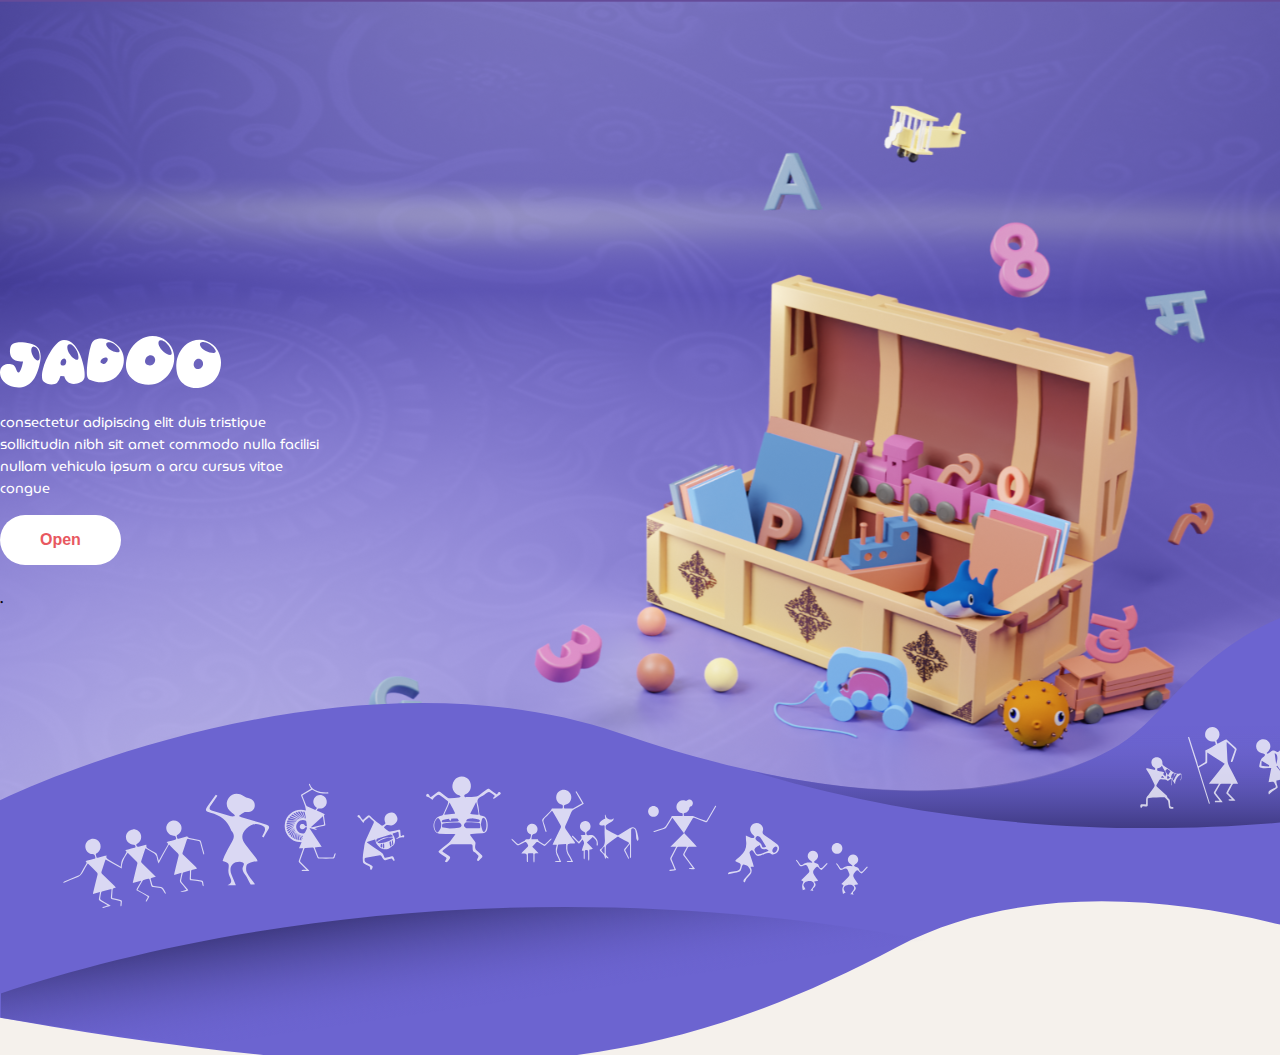
<file: index.html>
<!doctype html>
<html lang="en">
  <head>
    <meta charset="utf-8">
    <meta name="viewport" content="width=device-width, initial-scale=1">
    <title>Jadoo</title>
    <link href="https://cdn.jsdelivr.net/npm/bootstrap@5.3.0-alpha1/dist/css/bootstrap.min.css" rel="stylesheet" integrity="sha384-GLhlTQ8iRABdZLl6O3oVMWSktQOp6b7In1Zl3/Jr59b6EGGoI1aFkw7cmDA6j6gD" crossorigin="anonymous">
    <link rel="stylesheet" href="https://fonts.googleapis.com/css2?family=Material+Symbols+Rounded:opsz,wght,FILL,GRAD@20..48,100..700,0..1,-50..200" />
    <link href="assets/styles/styles.css" rel="stylesheet" crossorigin="anonymous">
  </head>
  <body>
    
    <div class="intro">
        <div class="container">
            <div class="intro__content">
            <div class="logo"><img src="./assets/img/logo.svg" alt="" title=""></div>
            <p>consectetur adipiscing elit duis tristique sollicitudin nibh sit amet commodo nulla facilisi nullam vehicula ipsum a arcu cursus vitae congue
            </p>
            <button type="button" onclick="window.location.href='explore.html'" class="primary_btn">Open</button>
        </div>
        </div>
    </div>
  </body>
      <!-- <script src="https://cdn.jsdelivr.net/npm/bootstrap@5.3.0-alpha1/dist/js/bootstrap.bundle.min.js" integrity="sha384-w76AqPfDkMBDXo30jS1Sgez6pr3x5MlQ1ZAGC+nuZB+EYdgRZgiwxhTBTkF7CXvN" crossorigin="anonymous"></script> -->
      <script src="https://cdn.jsdelivr.net/npm/@popperjs/core@2.11.6/dist/umd/popper.min.js" integrity="sha384-oBqDVmMz9ATKxIep9tiCxS/Z9fNfEXiDAYTujMAeBAsjFuCZSmKbSSUnQlmh/jp3" crossorigin="anonymous"></script>
<script src="https://cdn.jsdelivr.net/npm/bootstrap@5.3.0-alpha1/dist/js/bootstrap.min.js" integrity="sha384-mQ93GR66B00ZXjt0YO5KlohRA5SY2XofN4zfuZxLkoj1gXtW8ANNCe9d5Y3eG5eD" crossorigin="anonymous"></script>
</html>
</file>
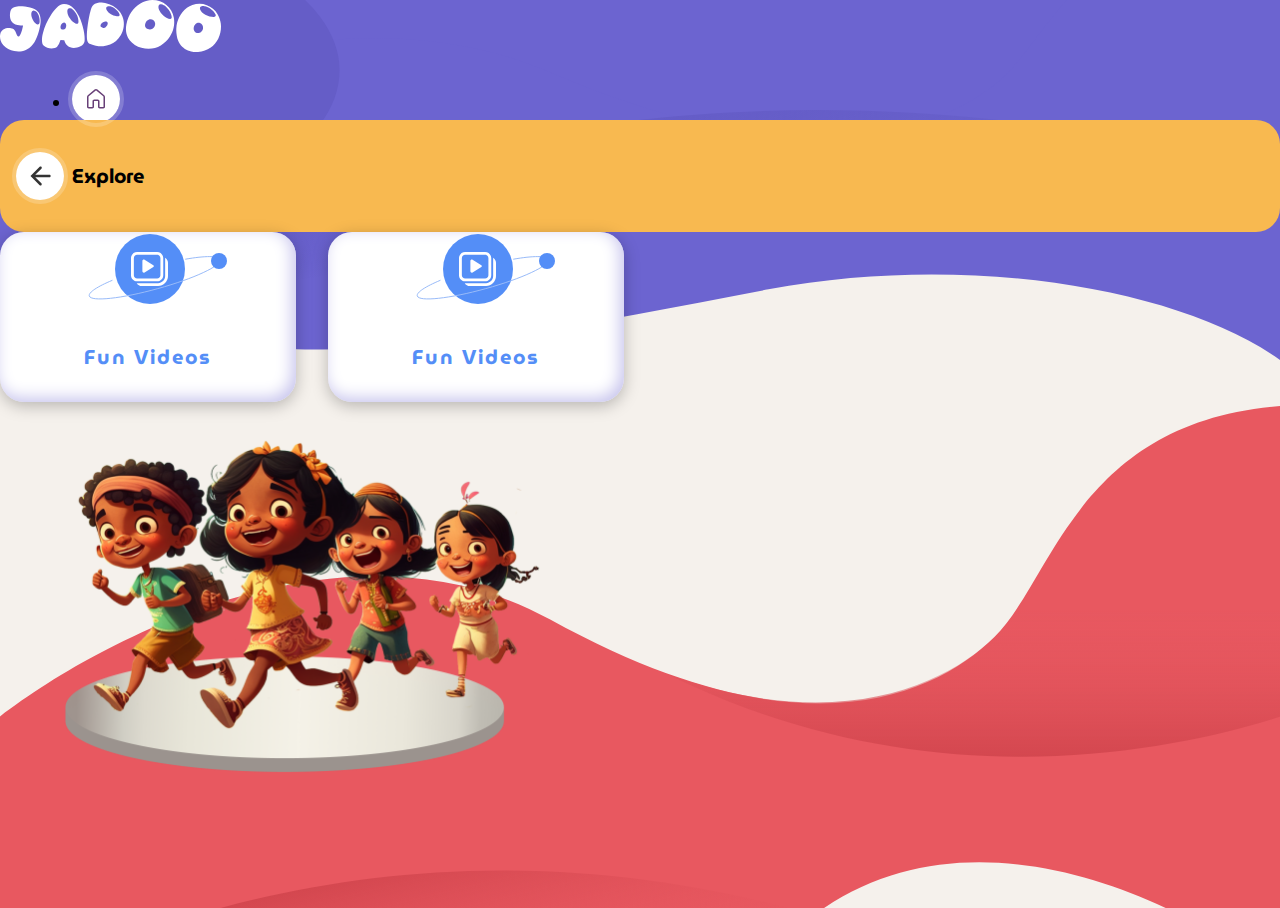
<file: explore.html>
<!doctype html>
<html lang="en">
  <head>
    <meta charset="utf-8">
    <meta name="viewport" content="width=device-width, initial-scale=1">
    <title>Jadoo</title>
    <link href="https://cdn.jsdelivr.net/npm/bootstrap@5.3.0-alpha1/dist/css/bootstrap.min.css" rel="stylesheet" integrity="sha384-GLhlTQ8iRABdZLl6O3oVMWSktQOp6b7In1Zl3/Jr59b6EGGoI1aFkw7cmDA6j6gD" crossorigin="anonymous">
    <link rel="stylesheet" href="https://fonts.googleapis.com/css2?family=Material+Symbols+Rounded:opsz,wght,FILL,GRAD@20..48,100..700,0..1,-50..200" />
    <link href="assets/styles/styles.css" rel="stylesheet" crossorigin="anonymous">
  </head>
  <body>
    <div class="footer-content">
    <div class="container-fluid pa-header">
        <div class="container">
            <header class="d-flex flex-wrap py-3 mb-4">
                <a href="/" class="d-flex align-items-center mb-3 mb-md-0 text-dark text-decoration-none">
                 <img src="./assets/img/logo.svg" alt="" title="">
                </a>
                <ul class="nav nav-pills btn_home">
                    <li class="nav-item"><a href="#" class="nav-link"><button type="button" class="btn_round" title="Back"><img src="./assets/img/icon-home.svg"></button></a></li>
                  <!-- <li class="nav-item"><a href="#" class="nav-link" aria-current="page">Games</a></li>
                  <li class="nav-item"><a href="#" class="nav-link">Videos</a></li>
                  <li class="nav-item"><a href="#" class="nav-link">Books</a></li>
                  <li class="nav-item"><a href="#" class="nav-link">Music</a></li> -->
                </ul>
              </header>
        </div>
      </div>

    <div class="container pa-ct-move-up">
        <div class="pa-backbar">
           <div class="left">
            <button type="button"  onclick="history.back()" class="btn_round" title="Back"><img src="./assets/img/arrow-back.svg"></button>
            <h4 class="pa-backbar__title">Explore</h4>
           </div>
           <!-- <div class="right">
            <button type="button" onclick="history.back()" class="primary_btn">View more</button>
           </div> -->
        </div>

        <div class="pa-cards-grid my-5" onclick="window.location.href='player.html'" >
            <div class="pa-card">
                <div class="icon"><img src="./assets/img/icon_funVideo.svg" /></div>
                <h4>Fun Videos</h4>
            </div>
            <div class="pa-card">
                <div class="icon"><img src="./assets/img/icon_funVideo.svg" /></div>
                <h4>Fun Videos</h4>
            </div>
        </div>
    </div>
</div>
    <div class="container-fluid footer-container">
        <div class="container">
            <img width="570" class="float-end" src="./assets/img/placeholder@2x.png" />
        </div>
    </div>

  </body>
      <!-- <script src="https://cdn.jsdelivr.net/npm/bootstrap@5.3.0-alpha1/dist/js/bootstrap.bundle.min.js" integrity="sha384-w76AqPfDkMBDXo30jS1Sgez6pr3x5MlQ1ZAGC+nuZB+EYdgRZgiwxhTBTkF7CXvN" crossorigin="anonymous"></script> -->
      <script src="https://cdn.jsdelivr.net/npm/@popperjs/core@2.11.6/dist/umd/popper.min.js" integrity="sha384-oBqDVmMz9ATKxIep9tiCxS/Z9fNfEXiDAYTujMAeBAsjFuCZSmKbSSUnQlmh/jp3" crossorigin="anonymous"></script>
<script src="https://cdn.jsdelivr.net/npm/bootstrap@5.3.0-alpha1/dist/js/bootstrap.min.js" integrity="sha384-mQ93GR66B00ZXjt0YO5KlohRA5SY2XofN4zfuZxLkoj1gXtW8ANNCe9d5Y3eG5eD" crossorigin="anonymous"></script>
</html>
</file>
<file: assets/styles/styles.css>
@import url("https://fonts.googleapis.com/css2?family=MuseoModerno&display=swap");
.btn_round {
  background: #fff;
  border: 0.25rem solid rgba(255, 255, 255, 0.24);
  border-radius: 2.5rem;
  height: 3rem;
  width: 3rem;
  display: -webkit-box;
  display: -ms-flexbox;
  display: flex;
  -webkit-box-align: center;
      -ms-flex-align: center;
          align-items: center;
  -webkit-box-pack: center;
      -ms-flex-pack: center;
          justify-content: center;
  cursor: pointer;
  outline: 0.25rem solid rgba(255, 255, 255, 0.2);
}
.btn_round span i {
  display: none;
}

.primary_btn {
  padding: 1rem 2.5rem;
  background: #FFFFFF;
  border-radius: 2.5rem;
  border: none;
  font-weight: bold;
  font-size: 1rem;
  color: #E85860;
  text-transform: capitalize;
  cursor: pointer;
}

.btn_home {
  margin-left: 2rem;
}

.pa-cards-grid {
  display: grid;
  grid-template-columns: repeat(auto-fill, minmax(288px, 1fr));
  grid-gap: 2rem;
}

.pa-card {
  height: 170px;
  background: #FFFFFF;
  -webkit-box-shadow: 0px 4px 16px rgba(0, 0, 0, 0.25), inset -4px -4px 16px #C7C4ED;
          box-shadow: 0px 4px 16px rgba(0, 0, 0, 0.25), inset -4px -4px 16px #C7C4ED;
  border-radius: 24px;
  display: -webkit-box;
  display: -ms-flexbox;
  display: flex;
  -webkit-box-align: center;
      -ms-flex-align: center;
          align-items: center;
  -webkit-box-pack: center;
      -ms-flex-pack: center;
          justify-content: center;
  -webkit-box-orient: vertical;
  -webkit-box-direction: normal;
      -ms-flex-direction: column;
          flex-direction: column;
  cursor: pointer;
}
.pa-card:hover {
  background: #f5f1ec;
}
.pa-card .icon {
  width: 7.75rem;
  height: 5rem;
}
.pa-card h4 {
  font-size: 20px;
  line-height: 32px;
  text-align: center;
  letter-spacing: 0.1em;
  color: #548EF7;
}

.material-symbols-rounded {
  font-variation-settings: "FILL" 0, "wght" 400, "GRAD" 0, "opsz" 48;
}

.pa-header {
  width: 100%;
  height: 22.5rem;
  background-image: url(./../img/header-bg.svg); /* The image used */
  background-position: 0 0;
  background-repeat: no-repeat;
  background-size: cover;
}

.footer-container {
  width: 100%;
  height: 31.375rem;
  background-image: url(./../img/footer-bg.svg); /* The image used */
  background-position: 0 0;
  background-repeat: no-repeat;
  background-size: cover;
}

.pa-backbar {
  background: #F8B950;
  min-height: 5rem;
  border-radius: 1.5rem;
  padding: 1rem;
  display: -webkit-box;
  display: -ms-flexbox;
  display: flex;
  -webkit-box-align: center;
      -ms-flex-align: center;
          align-items: center;
  -webkit-box-pack: justify;
      -ms-flex-pack: justify;
          justify-content: space-between;
}
.pa-backbar .left {
  display: -webkit-box;
  display: -ms-flexbox;
  display: flex;
  -webkit-box-align: center;
      -ms-flex-align: center;
          align-items: center;
}
.pa-backbar__title {
  font-style: normal;
  font-weight: 700;
  font-size: 1.25rem;
  line-height: 1.5rem;
  margin-left: 0.5rem;
}

.intro {
  width: 100%;
  height: 100vh;
  background-image: url(./../img/bg.svg); /* The image used */
  background-color: #654b99; /* Used if the image is unavailable */
  background-position: center;
  background-repeat: no-repeat;
  background-size: cover;
}
.intro::after {
  content: ".";
  background-image: url(./../img/footer.svg);
  background-color: transparent;
  width: 100%;
  height: 470px;
  position: absolute;
  z-index: 5;
  bottom: -155px;
  left: 0;
  background-repeat: no-repeat;
  right: 0;
}
.intro .container {
  display: -webkit-box;
  display: -ms-flexbox;
  display: flex;
  -webkit-box-align: center;
      -ms-flex-align: center;
          align-items: center;
  -webkit-box-pack: stretch;
      -ms-flex-pack: stretch;
          justify-content: stretch;
  height: 100vh;
}
.intro__content {
  width: 20rem;
}
.intro__content .logo {
  width: 13.75rem;
}
.intro__content p {
  font-size: 0.875rem;
  color: #fff;
  margin: 1rem 0;
}

/* video player */
.video_container {
  height: 100%;
  width: 100%;
  padding: 16px;
  background: rgba(255, 255, 255, 0.8);
  border-radius: 24px;
  position: relative;
}

.aspectratio[data-ratio="16:9"] {
  padding-top: 56.25%;
}

.aspectratio {
  position: relative;
  height: 0;
  width: 100%;
  z-index: 99;
}

.fun-video-player {
  position: absolute;
  top: 0;
  left: 0;
  width: 100%;
  height: 100%;
}

iframe {
  width: 100%;
  border: 0;
  height: 100%;
  left: 50%;
  top: 50%;
  right: 50%;
  bottom: 50%;
  -webkit-transform: translate(-50%, -50%);
          transform: translate(-50%, -50%);
  position: absolute;
}

.fun-video-player-details {
  -webkit-box-align: center;
      -ms-flex-align: center;
          align-items: center;
  display: -webkit-box;
  display: -ms-flexbox;
  display: flex;
  padding-top: 16px;
}

.fun-video-player-details-info {
  display: -webkit-box;
  display: -ms-flexbox;
  display: flex;
  -webkit-box-flex: 1;
      -ms-flex: 1;
          flex: 1;
  -webkit-box-orient: vertical;
  -webkit-box-direction: normal;
      -ms-flex-direction: column;
          flex-direction: column;
}

.video-player-title {
  /* margin-right: auto; */
  -webkit-box-orient: vertical;
  display: -webkit-box;
  -webkit-line-clamp: 1;
  overflow: hidden;
  text-overflow: ellipsis;
  word-break: break-word;
  font-weight: 700;
  font-size: 16px;
  line-height: 20px;
  color: #27282D;
}

.video-player-subtitle {
  padding-top: 4px;
  font-weight: 400;
  font-size: 14px;
  line-height: 16px;
  color: #646464;
}

.video-player-action-btns {
  display: -webkit-box;
  display: -ms-flexbox;
  display: flex;
  -ms-flex-wrap: wrap;
      flex-wrap: wrap;
}

.player-btn {
  display: -webkit-inline-box;
  display: -ms-inline-flexbox;
  display: inline-flex;
  -webkit-box-orient: vertical;
  -webkit-box-direction: normal;
      -ms-flex-direction: column;
          flex-direction: column;
  -webkit-box-align: center;
      -ms-flex-align: center;
          align-items: center;
  -webkit-box-pack: space-evenly;
      -ms-flex-pack: space-evenly;
          justify-content: space-evenly;
  font-size: 0.75rem;
  padding: 0 0.5rem;
  border: none;
  background: none;
}

.player-btn img {
  width: 24px;
  height: 24px;
}

.player-btn span {
  font-weight: 400;
  padding-top: 4px;
  font-size: 10px;
  line-height: 16px;
  color: #666666;
}

.separator {
  border-left: 1px solid #979797;
  height: 35px;
  width: 0.0625rem;
}

html, body {
  height: 100%;
  margin: 0;
}

.footer-content {
  min-height: 100%;
  margin: 0 auto -30.875rem;
}

body {
  background: #f5f1ec;
  font-family: "MuseoModerno", cursive;
}

.pa-ct-move-up {
  margin-top: -15rem;
}/*# sourceMappingURL=styles.css.map */
</file>
